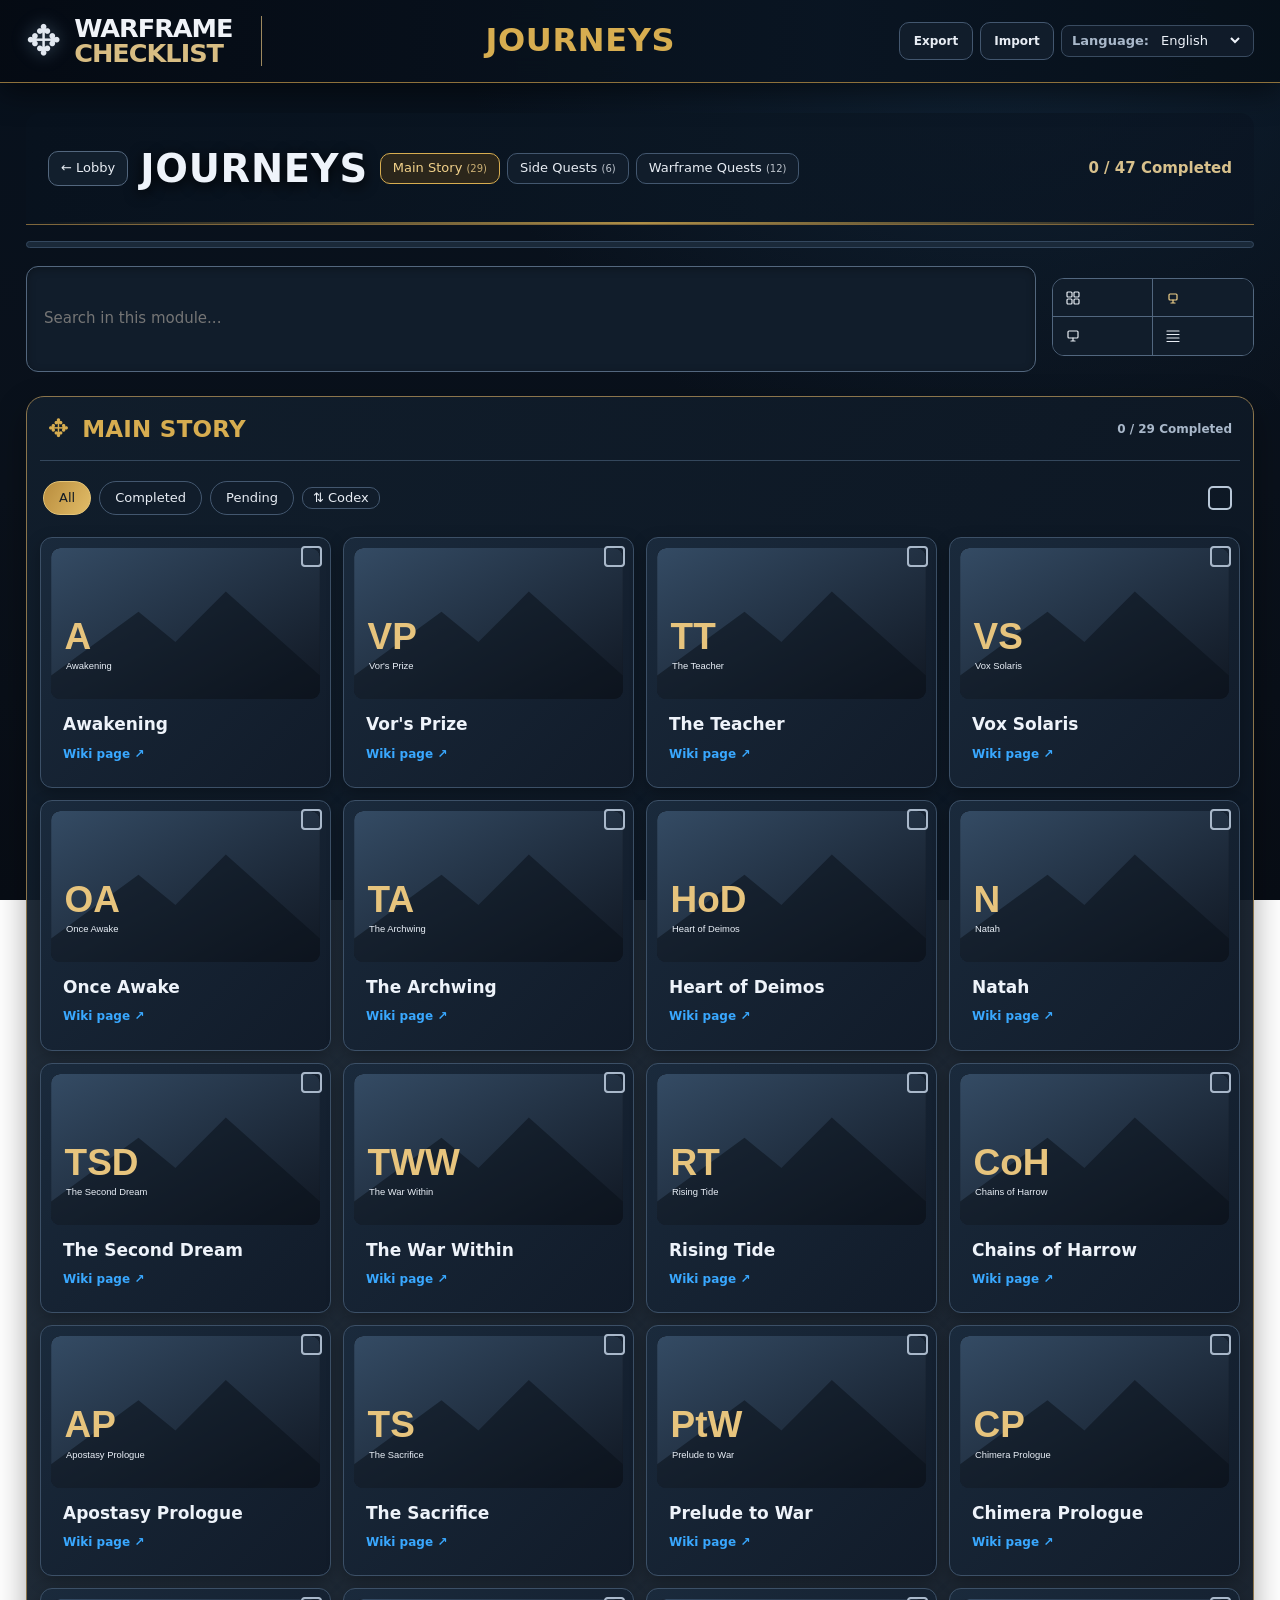
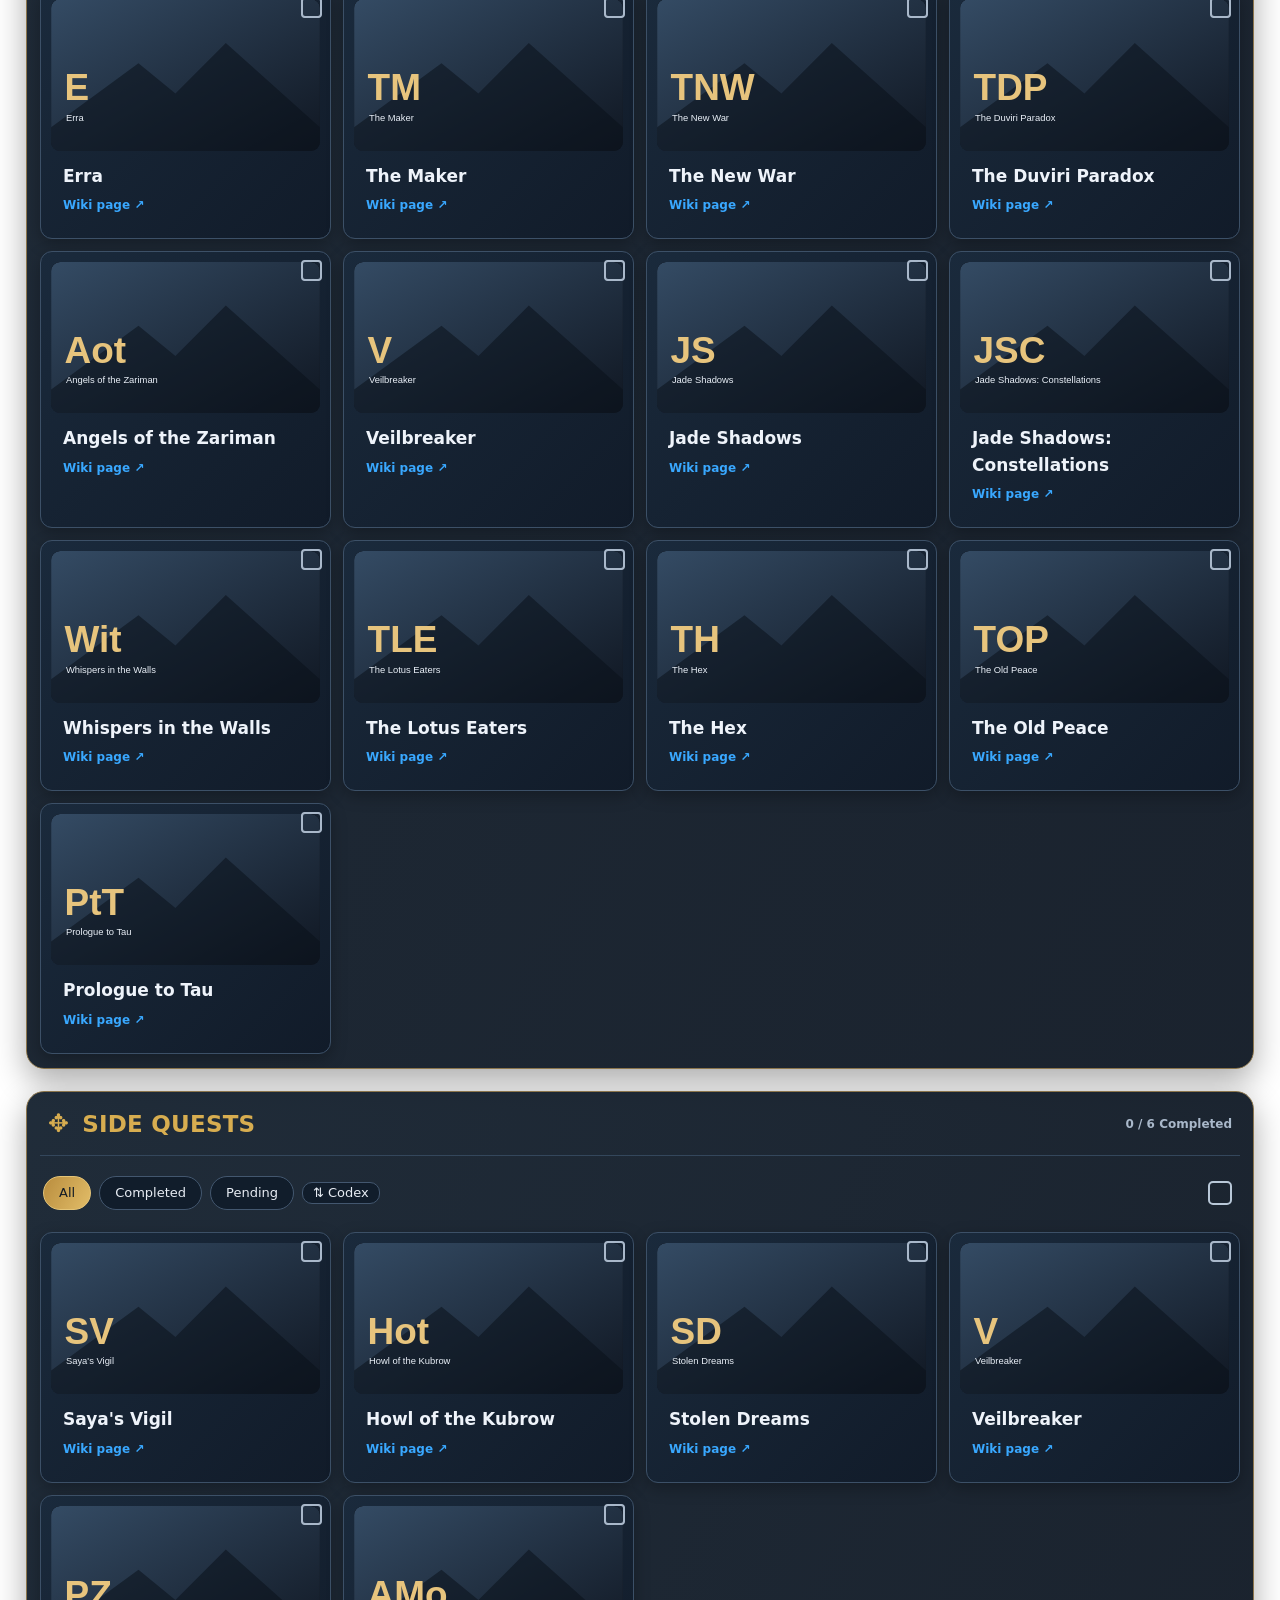
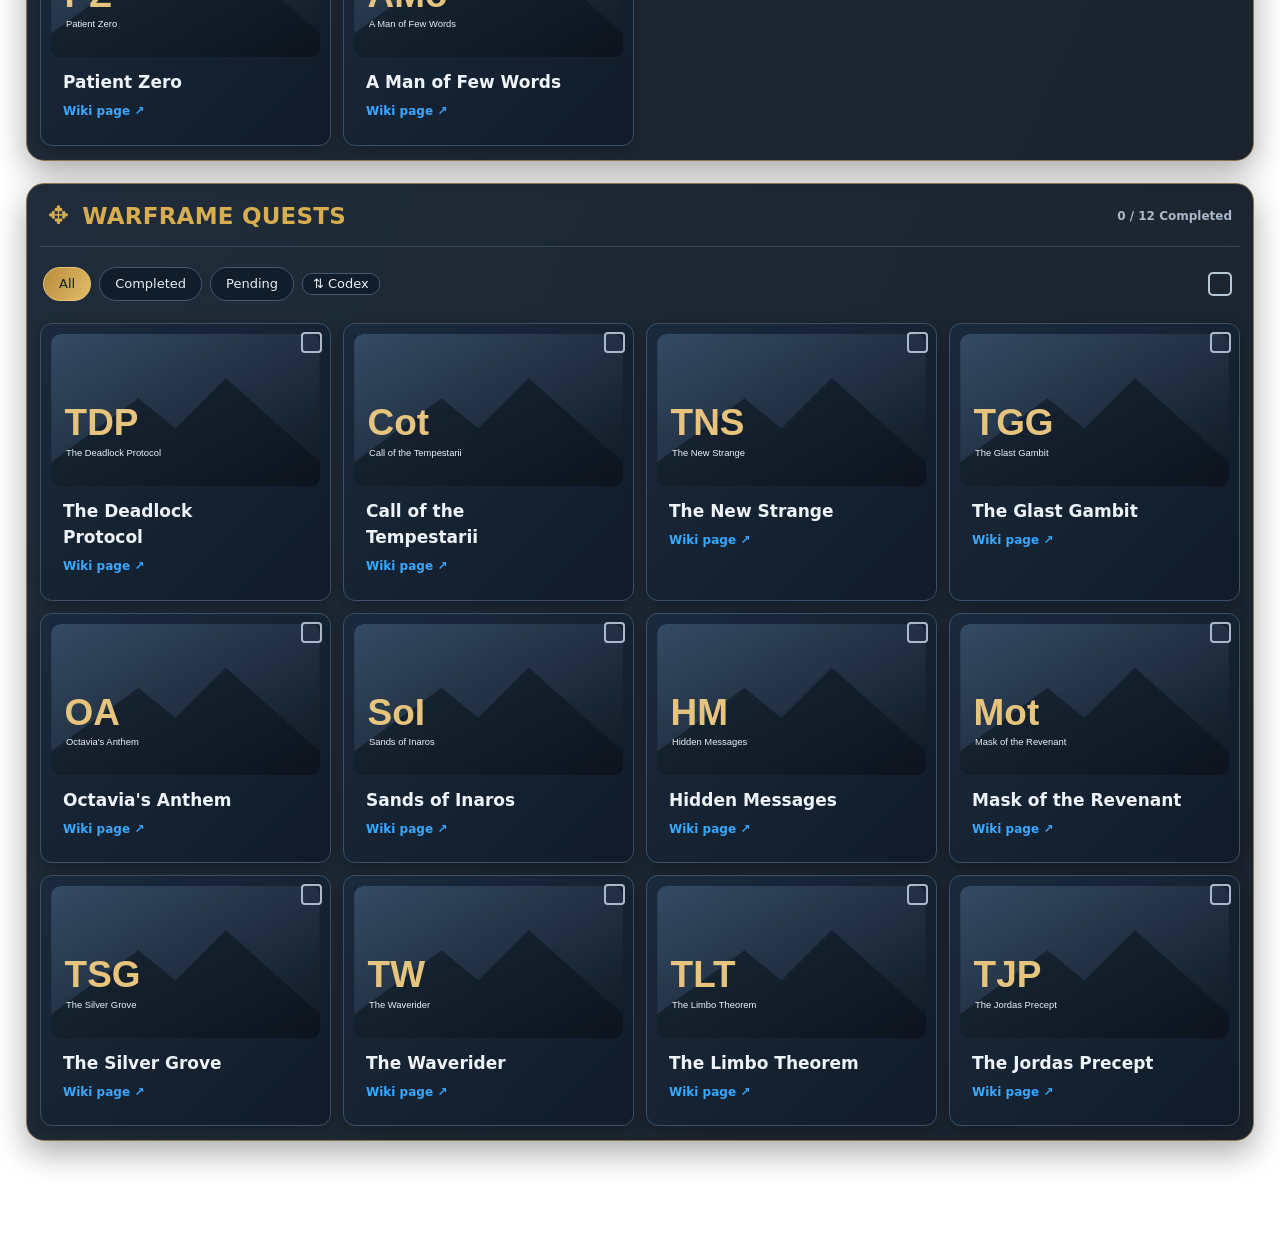
<file: Content/01JOURNEYS.html>
<!doctype html>
<html lang="en">
<head>
<meta charset="utf-8">
<meta name="viewport" content="width=device-width,initial-scale=1">
<meta name="theme-color" content="#10131b">
<title>Journeys — Warframe Checklist</title>
<link rel="stylesheet" href="../Assets/style.css">
</head>
<body data-root="../">
<header id="topbar"></header>
<main id="app"></main>
<script src="../Languages/lang.js"></script>
<script src="../Assets/core.js"></script>
<script src="01JOURNEYS.js"></script>
<script>WFC.boot({page:"module",id:"01JOURNEYS"});</script>
</body>
</html>
</file>
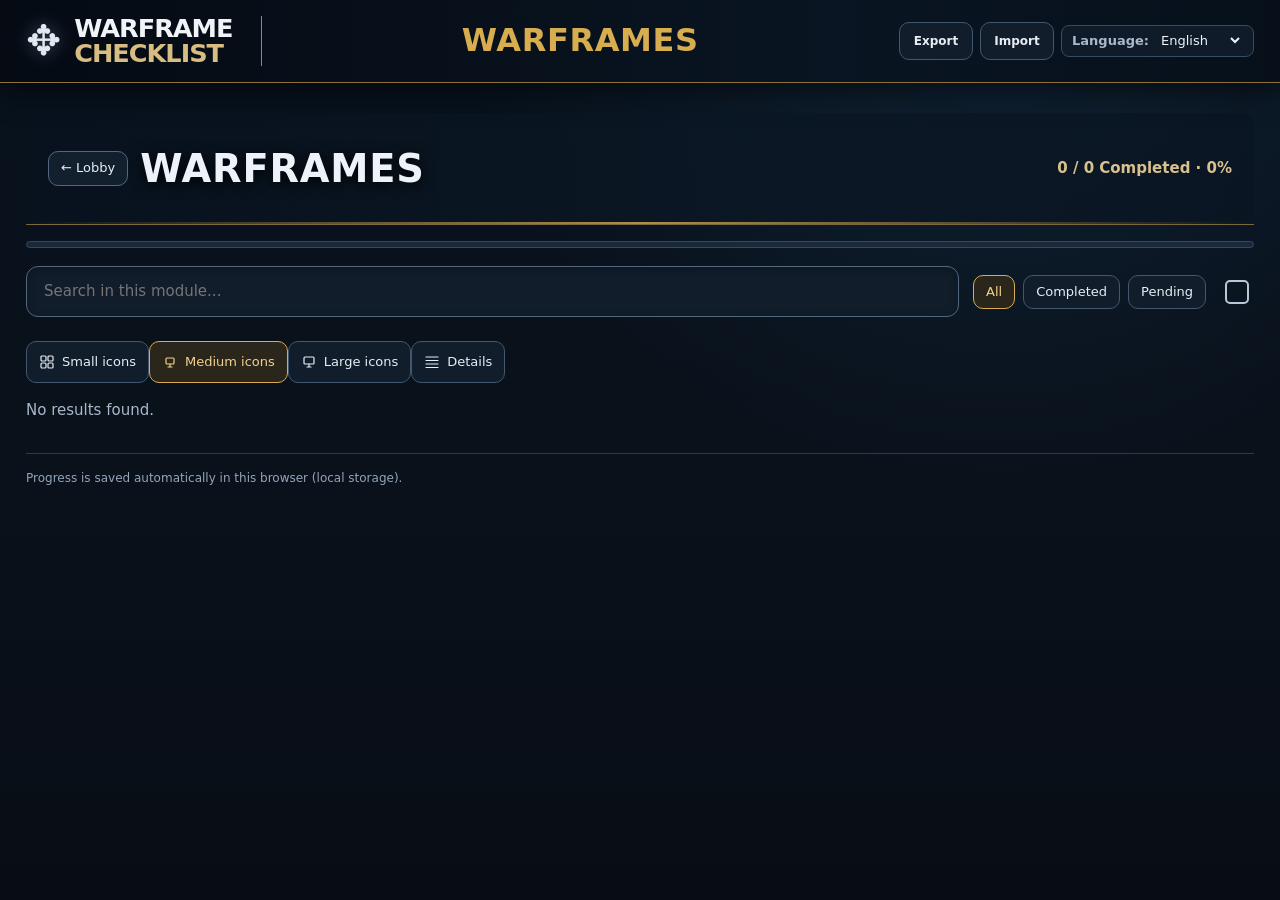
<file: Content/02WARFRAMES.html>
<!doctype html>
<html lang="en">
<head>
<meta charset="utf-8"><meta name="viewport" content="width=device-width,initial-scale=1">
<meta name="theme-color" content="#10131b"><title>Warframes — Warframe Checklist</title>
<link rel="stylesheet" href="../Assets/style.css">
</head>
<body data-root="../">
<header id="topbar"></header><main id="app"></main>
<script src="../Languages/lang.js"></script><script src="../Assets/core.js"></script>
<script src="warframes-data.js"></script><script src="02WARFRAMES.js"></script>
<script>WFC.boot({page:"module",id:"02WARFRAMES"});</script>
</body></html>
</file>
<file: Assets/style.css>
:root{--bg:#0b0e14;--panel:#141a25;--panel2:#1b2432;--line:#293446;--text:#edf2fa;--muted:#9ba9bc;--gold:#e6bd68;--green:#68d5a1;--red:#ed7777}
*{box-sizing:border-box}
html{scroll-behavior:smooth;scroll-padding-top:90px}
body{margin:0;background:radial-gradient(ellipse at 80% -15%,#26354c 0,transparent 45%),var(--bg);color:var(--text);font:15px/1.55 system-ui,-apple-system,"Segoe UI",Roboto,Arial,"Noto Sans CJK JP","Noto Sans CJK SC","Noto Sans CJK KR",sans-serif;min-height:100vh}
a{color:var(--gold)}
button,input,select{font:inherit;color:inherit}
.top{position:sticky;top:0;z-index:20;background:#0b0e14ef;backdrop-filter:blur(14px);border-bottom:1px solid var(--line)}
.nav{max-width:1240px;margin:auto;padding:10px 22px;display:flex;align-items:center;gap:10px;flex-wrap:wrap}
.brand{font-size:19px;font-weight:800;letter-spacing:.08em;color:var(--gold);text-decoration:none;text-transform:uppercase;margin-right:auto}
.btn{background:var(--panel);border:1px solid var(--line);border-radius:9px;padding:6px 12px;cursor:pointer;font-size:13px;text-decoration:none;color:var(--text);transition:border-color .15s,background .15s}
.btn:hover{border-color:var(--gold);background:var(--panel2)}
.btn.on{border-color:var(--gold);color:var(--gold)}
.lang-box{display:flex;align-items:center;gap:8px;background:var(--panel);border:1px solid var(--line);padding:5px 10px;border-radius:9px;font-size:13px}
.lang-box span{color:var(--muted);font-weight:600}
.lang-box select{background:transparent;border:0;outline:0;cursor:pointer}
.lang-box option{background:var(--panel)}
main{max-width:1240px;margin:auto;padding:30px 22px 90px}
.box{border:1px solid #39475c;border-radius:18px;padding:28px 30px;background:linear-gradient(120deg,#1c2939dd,#121722ee);box-shadow:0 18px 50px #0005}
.box p{margin:0 0 16px;color:var(--muted);font-size:15px;max-width:820px}
.box h1{margin:0 0 6px;font-size:22px;color:var(--gold)}
.big{display:flex;justify-content:space-between;align-items:baseline;gap:12px;flex-wrap:wrap;margin-bottom:8px}
.big b{font-size:34px;color:var(--green);line-height:1}
.big span{color:var(--text);font-weight:600}
.bar{height:10px;background:#263142;border-radius:99px;overflow:hidden}
.bar i{display:block;height:100%;width:0;background:linear-gradient(90deg,#b58a43,var(--green));transition:width .3s}
.bar.sm{height:7px}
.notice{margin-top:18px;border-left:4px solid var(--gold);background:#1a1f2b;padding:12px 16px;border-radius:0 12px 12px 0;color:var(--muted);font-size:14px}
.notice b{color:var(--gold)}
h2.sec{font-size:24px;margin:36px 0 2px}
.subtle{color:var(--muted);margin:0 0 16px}
.search{width:100%;max-width:560px;background:var(--panel);border:1px solid var(--line);border-radius:10px;padding:10px 14px;outline:0}
.search:focus{border-color:var(--gold)}
.results{margin:12px 0 4px;display:grid;gap:8px;max-width:700px}
.res{display:flex;justify-content:space-between;gap:10px;align-items:center;background:var(--panel);border:1px solid var(--line);border-radius:10px;padding:9px 14px;text-decoration:none;color:var(--text)}
.res:hover{border-color:var(--gold)}
.res small{color:var(--muted)}
.res .ok{color:var(--green)}
.mods{display:grid;grid-template-columns:repeat(5,1fr);gap:16px;margin-top:18px}
.mod{position:relative;display:flex;flex-direction:column;background:linear-gradient(155deg,#182130,#111722);border:1px solid var(--line);border-radius:16px;overflow:hidden;text-decoration:none;color:var(--text);transition:transform .18s,border-color .18s,box-shadow .18s}
.mod:hover{transform:translateY(-3px);border-color:var(--gold);box-shadow:0 12px 28px #0006}
.mod.pending{border-color:#e6bd6899;box-shadow:0 0 0 1px #e6bd6833,0 0 18px #e6bd6822}
.mod.full{border-color:#68d5a199}
.mod .img{aspect-ratio:16/10;background:#0e141d;position:relative}
.mod .img img{width:100%;height:100%;object-fit:cover;display:block}
.card .art img{width:100%;height:100%;object-fit:cover;object-position:center;display:block;border-radius:inherit}
.mod .info{padding:13px 14px 15px;display:flex;flex-direction:column;gap:8px}
.mod h3{margin:0;font-size:18px}
.mod .meta{display:flex;justify-content:space-between;font-size:12px;color:var(--gold);font-weight:700}
.tag{position:absolute;top:8px;right:8px;font-size:11px;font-weight:800;padding:3px 8px;border-radius:6px;background:#0b0e14dd;border:1px solid var(--line)}
.tag.p{color:var(--gold);border-color:#e6bd6866}
.tag.d{color:var(--green);border-color:#68d5a166}
.mhead{display:flex;flex-wrap:wrap;gap:10px;align-items:center;margin-bottom:14px}
.mhead h1{margin:0 auto 0 0;font-size:28px}
.stat{color:var(--muted);font-weight:600}
.tools{display:flex;flex-wrap:wrap;gap:8px;margin:16px 0}
.tools .search{flex:1;min-width:200px;max-width:340px}
.banner{margin:14px 0;border:1px solid #68d5a1aa;background:#68d5a118;color:var(--green);padding:12px 16px;border-radius:12px;font-weight:700;text-align:center}
.gh{display:flex;justify-content:space-between;align-items:end;gap:12px;margin:34px 0 10px}
.gh h2{margin:0;font-size:22px}
.gh span{color:var(--gold);font-weight:700;font-size:13px}
.grid{display:grid;grid-template-columns:repeat(auto-fill,minmax(250px,1fr));gap:16px;margin-top:12px;align-items:stretch}
.card{background:linear-gradient(155deg,#182130,#111722);border:1px solid var(--line);border-radius:14px;overflow:hidden;display:flex;flex-direction:column}
.card.done{border-color:#68d5a199}
.card.flash{animation:fl 1.6s}
@keyframes fl{0%,60%{box-shadow:0 0 0 3px var(--gold)}100%{box-shadow:none}}
.card .art{width:100%;height:148px;flex-shrink:0;overflow:hidden;border-radius:13px 13px 0 0;background:#0e141d;position:relative}
.card .body{padding:12px 14px 14px;display:flex;flex-direction:column;gap:6px;flex:1}
.card h3{margin:0;font-size:16px}
.card .desc{color:var(--muted);font-size:13px;flex:1}
.card .row{display:flex;justify-content:space-between;align-items:center;gap:8px;margin-top:6px}
.chk{display:inline-flex;align-items:center;gap:8px;background:transparent;border:1px solid var(--line);border-radius:9px;padding:5px 10px;cursor:pointer;font-size:13px}
.chk::before{content:"";width:16px;height:16px;border:2px solid var(--muted);border-radius:4px;display:inline-block}
.chk[aria-pressed=true]{border-color:var(--green);color:var(--green)}
.chk[aria-pressed=true]::before{background:var(--green);border-color:var(--green);box-shadow:inset 0 0 0 2px var(--bg)}
.wiki{font-size:13px;text-decoration:none}
.wiki:hover{text-decoration:underline}
.hidden{display:none!important}
.foot{margin-top:46px;border-top:1px solid var(--line);padding-top:18px;color:var(--muted);font-size:12px}
#toTop{position:fixed;right:18px;bottom:18px;z-index:30;border-radius:50%;width:44px;height:44px;padding:0;font-size:18px;display:none}
#toTop.show{display:block}
@media(max-width:1100px){.mods{grid-template-columns:repeat(4,1fr)}}
@media(max-width:860px){.mods{grid-template-columns:repeat(3,1fr)}}
@media(max-width:620px){.mods{grid-template-columns:repeat(2,1fr);gap:10px}.nav{padding:10px 14px}.brand{width:100%}main{padding:20px 14px 80px}.box{padding:20px}}
@media(max-width:380px){.mods{grid-template-columns:1fr}}

/* Lobby: about/notice lines, view menu */
.box h1{margin:0 0 10px}
.box .about{margin-bottom:18px;color:var(--muted);max-width:820px}
.notice{margin-top:16px}
.notice b{display:block;margin-bottom:2px}
.vwrap{position:relative;display:inline-block;margin-top:12px}
.vmenu{position:absolute;left:0;top:calc(100% + 6px);z-index:15;min-width:230px;background:#10151fee;backdrop-filter:blur(10px);border:1px solid var(--line);border-radius:10px;padding:5px;box-shadow:0 14px 34px #000a}
.vmenu button{display:flex;align-items:center;gap:10px;width:100%;background:none;border:0;border-radius:6px;padding:7px 10px;cursor:pointer;text-align:left}
.vmenu button:hover{background:var(--panel2)}
.vmenu i{width:10px;font-style:normal;color:var(--gold);font-size:9px}
.vmenu svg,#vBtn svg{vertical-align:-3px;flex:none}
/* view modes for the module grid (m = default, 5 per row) */
.mods{margin-top:14px;align-items:stretch}
/* Standardized Lobby module card spacing */
.mods .mod{box-sizing:border-box;min-width:0;min-height:100%;margin:0;align-self:stretch}
.mods .mod .info{min-width:0;flex:1}
.mods .mod .meta{gap:8px;flex-wrap:wrap}
.journey-order-toggle{white-space:nowrap;flex:0 0 auto}
.mods.v-xl{grid-template-columns:repeat(2,1fr)}
.mods.v-xl .img{aspect-ratio:21/9}
.mods.v-l{grid-template-columns:repeat(3,1fr)}
.mods.v-s{grid-template-columns:repeat(8,1fr);gap:10px}
.mods.v-s .info{padding:8px}.mods.v-s h3{font-size:13px}.mods.v-s .meta span:first-child,.mods.v-s .tag{display:none}
.mods.v-list{grid-template-columns:repeat(auto-fill,minmax(230px,1fr));gap:8px}
.mods.v-tiles{grid-template-columns:repeat(3,1fr)}
.mods.v-cont,.mods.v-det{grid-template-columns:1fr;gap:8px}
.mods.v-list .mod,.mods.v-tiles .mod,.mods.v-cont .mod,.mods.v-det .mod{flex-direction:row;align-items:center}
.mods.v-list .mod,.mods.v-det .mod{border-radius:10px}
.mods.v-list .img{width:34px;aspect-ratio:1;flex:none;margin:6px}
.mods.v-list .info{padding:0 8px 0 0;flex:1;gap:3px}.mods.v-list h3{font-size:14px}.mods.v-list .meta span:first-child,.mods.v-list .tag{display:none}
.mods.v-tiles .img{width:92px;aspect-ratio:1;flex:none;margin:8px;border-radius:10px;overflow:hidden}
.mods.v-tiles .info{flex:1;padding:8px 12px 8px 0}.mods.v-tiles .tag{display:none}
.mods.v-cont .img{width:150px;aspect-ratio:16/10;flex:none;margin:8px;border-radius:10px;overflow:hidden}
.mods.v-cont .info{flex:1;padding:10px 16px 10px 4px}
.mods.v-det .mod{display:grid;grid-template-columns:56px minmax(120px,1fr) 170px 52px 170px;gap:0 14px;padding:6px 14px 6px 6px}
.mods.v-det .img{width:56px;aspect-ratio:1;border-radius:8px;overflow:hidden}.mods.v-det .tag{display:none}
.mods.v-det .info,.mods.v-det .meta{display:contents}
.mods.v-det h3{font-size:16px}.mods.v-det .meta span:last-child{text-align:right}
@media(max-width:1100px){.mods.v-s{grid-template-columns:repeat(6,1fr)}}
@media(max-width:860px){.mods.v-s{grid-template-columns:repeat(4,1fr)}.mods.v-l,.mods.v-tiles{grid-template-columns:repeat(2,1fr)}.mods.v-det .mod{grid-template-columns:48px 1fr 52px;}.mods.v-det .meta span:first-child,.mods.v-det .info .bar{display:none}}
@media(max-width:620px){.mods.v-xl,.mods.v-l,.mods.v-tiles{grid-template-columns:1fr}.mods.v-s{grid-template-columns:repeat(3,1fr)}.mods.v-cont .img{width:100px}}

/* v2 tweaks: smaller notice, view buttons in a row */
.notice{font-size:12px;padding:9px 14px;line-height:1.45}
.vrow{display:flex;flex-wrap:wrap;gap:8px;margin-top:12px}
.vrow .btn{display:inline-flex;align-items:center;gap:7px}
.vrow svg{flex:none}

/* Module search, general filters, mark-all checkbox, and category filters */
.tools-block{display:flex;flex-direction:column;gap:10px;margin:16px 0}
.search-row{display:flex;width:100%}
.search-row .search{max-width:440px;width:100%}
.filter-bar{display:flex;flex-wrap:wrap;justify-content:space-between;align-items:center;gap:12px}
.filter-group,.sec-filters{display:flex;flex-wrap:wrap;gap:8px;align-items:center}
.sec-filters{margin:0 0 12px}
.mark-all-box{display:inline-flex;align-items:center;gap:8px;background:var(--panel);border:1px solid var(--line);border-radius:9px;padding:6px 12px;cursor:pointer;font-size:13px;color:var(--text);user-select:none;transition:border-color .15s,background .15s}
.mark-all-box:hover{border-color:var(--gold);background:var(--panel2)}
.mark-all-box input{accent-color:var(--green);width:16px;height:16px;cursor:pointer;margin:0}

/* List type selector row in module view & collapsible category rectangles */
.list-type-row{display:flex;flex-wrap:wrap;gap:8px;align-items:center}
.cat-list{display:flex;flex-direction:column;gap:12px;margin-top:18px}
.cat-box{background:linear-gradient(155deg,#182130,#111722);border:1px solid var(--line);border-radius:14px;overflow:hidden;transition:border-color .15s}
.cat-box.open{border-color:#39475c}
.cat-head{width:100%;display:flex;justify-content:space-between;align-items:center;gap:12px;padding:15px 18px;background:transparent;border:0;cursor:pointer;text-align:left;color:var(--text);transition:background .15s}
.cat-head:hover{background:var(--panel2)}
.cat-head-left{display:flex;align-items:center;gap:10px}
.cat-arrow{display:inline-flex;align-items:center;justify-content:center;width:20px;height:20px;color:var(--gold);font-size:12px;transition:transform .2s}
.cat-box.open .cat-arrow{transform:rotate(90deg)}
.cat-head h2{margin:0;font-size:18px;font-weight:700;color:var(--text)}
.cat-box.open .cat-head h2{color:var(--gold)}
.cat-head .gs{color:var(--gold);font-weight:700;font-size:13px}
.cat-body{padding:0 18px 18px;border-top:1px solid var(--line)}
.cat-body .sec-filters{margin:14px 0 4px}

/* Mark-all placement: right of the search box and right end of each category filter row */
.search-row{align-items:center;gap:12px}
.search-row .mark-all-box,.sec-filters .mark-all-box{margin-left:auto}

/* Warframes component checklist */
.wf-grid{display:grid;grid-template-columns:1fr;gap:16px;margin-top:16px}
.wf-card{background:linear-gradient(155deg,#182130,#111722);border:1px solid var(--line);border-radius:14px;overflow:hidden}
.wf-head{display:flex;gap:16px;padding:16px;align-items:center}
.wf-image{width:150px;height:150px;object-fit:contain;background:#0e141d;border-radius:12px;flex:none}
.wf-info{min-width:0;flex:1}.wf-info h2{margin:0;color:var(--gold);font-size:21px}.wf-info p{color:var(--muted);margin:5px 0 8px}
.wf-progress{margin-top:12px;display:flex;gap:12px;align-items:center;font-size:13px;color:var(--green)}.wf-progress .bar{flex:1}
.wf-parts{display:grid;grid-template-columns:repeat(3,minmax(0,1fr));border-top:1px solid var(--line)}
.wf-part{padding:14px;border-right:1px solid var(--line);display:flex;flex-direction:column;gap:10px}.wf-part:last-child{border-right:0}
.wf-part-title{font-weight:800;color:var(--gold);font-size:15px}.wf-drops{display:flex;flex-direction:column;gap:7px;flex:1}
.wf-drop{display:grid;grid-template-columns:1fr auto;gap:3px 8px;padding:8px;background:#0d131d;border:1px solid #263346;border-radius:8px;font-size:12px}
.wf-drop strong{color:var(--green)}.wf-drop small,.wf-drop a{grid-column:1/-1;color:var(--muted);font-size:11px}.wf-drop a{color:var(--gold);text-decoration:none}.wf-unknown{color:var(--muted)}
.wf-check{display:flex;gap:8px;align-items:center;padding-top:8px;border-top:1px solid var(--line);font-size:13px;cursor:pointer}.wf-check input{width:17px;height:17px;accent-color:var(--green)}
.wf-status{margin-top:8px;color:var(--muted);font-size:12px}
@media(max-width:760px){.wf-parts{grid-template-columns:1fr}.wf-part{border-right:0;border-bottom:1px solid var(--line)}.wf-part:last-child{border-bottom:0}}
@media(max-width:480px){.wf-head{align-items:flex-start;flex-direction:column}.wf-image{width:100%;height:170px}}


/* Warframe cards: compact expandable rows with a master checkbox */
.wf-grid{grid-template-columns:repeat(auto-fill,minmax(310px,1fr));gap:12px;align-items:start}
.wf-card{border-radius:13px;transition:border-color .18s,background .18s}
.wf-card.done{border-color:#68d5a199}
.wf-card.expanded{grid-column:1/-1;border-color:#52657e}
.wf-head{display:flex;align-items:stretch;gap:0;padding:0;min-height:112px}
.wf-expander{display:flex;align-items:center;gap:14px;flex:1;min-width:0;padding:12px;background:transparent;border:0;color:var(--text);text-align:left;cursor:pointer}
.wf-expander:hover{background:#ffffff08}
.wf-image{width:88px;height:88px;object-fit:contain;background:#0e141d;border:1px solid var(--line);border-radius:10px;flex:none}
.wf-title{display:flex;flex-direction:column;gap:7px;min-width:0;flex:1}
.wf-title strong{font-size:17px;color:var(--gold);overflow-wrap:anywhere}
.wf-title small{font-size:12px;color:var(--muted)}
.wf-title .bar{width:100%}
.wf-chevron{font-size:27px;color:var(--gold);transition:transform .18s;line-height:1}
.wf-card.expanded .wf-chevron{transform:rotate(90deg)}
.wf-master-check{width:54px;display:flex;align-items:flex-start;justify-content:center;padding-top:15px;border-left:1px solid var(--line);cursor:pointer}
.wf-master-check input{appearance:none;width:21px;height:21px;border:2px solid var(--muted);border-radius:5px;background:transparent;cursor:pointer;margin:0}
.wf-master-check input:checked{background:var(--green);border-color:var(--green);box-shadow:inset 0 0 0 3px #141a25}
.wf-parts[hidden]{display:none!important}
.wf-detail-top{padding:10px 14px;border-top:1px solid var(--line);background:#0e141d}
.wf-parts{display:grid;grid-template-columns:repeat(3,minmax(0,1fr));border-top:0}
.wf-part{min-width:0}
@media(max-width:760px){.wf-grid{grid-template-columns:1fr}.wf-parts{grid-template-columns:1fr}.wf-part{border-right:0;border-bottom:1px solid var(--line)}.wf-part:last-child{border-bottom:0}}
@media(max-width:480px){.wf-expander{gap:10px;padding:10px}.wf-image{width:76px;height:76px}.wf-master-check{width:46px}}


/* Keep the card header and its master checkbox aligned on narrow screens too. */
.wf-head{flex-direction:row}
.wf-expander{min-width:0}


/* Warframe checklist polish: stable image layout, consistent part panels and compact drop lists. */
.wf-name-line{display:flex;align-items:center;flex-wrap:wrap;gap:8px;min-width:0}
.wf-name-line strong{min-width:0}
.wf-wiki{font-size:11px;font-weight:600;color:var(--muted);text-decoration:none;border:1px solid var(--line);border-radius:6px;padding:3px 7px;white-space:nowrap}
.wf-wiki:hover{color:var(--gold);border-color:var(--gold)}
.wf-image{background:#0e141d;object-fit:contain}
.wf-image.image-failed{visibility:hidden}
.wf-parts{align-items:stretch}
.wf-part{box-sizing:border-box;min-width:0;min-height:100%;border-right:1px solid var(--line);border-bottom:0;gap:12px}
.wf-part:last-child{border-right:0}
.wf-part-title{display:flex;align-items:center;gap:10px;min-height:44px}
.wf-part-icon{position:relative;display:inline-flex;align-items:center;justify-content:center;width:48px;height:42px;flex:none;border:1px solid #52657e;border-radius:8px;background:#182333;overflow:hidden}
.wf-part-icon svg{width:40px;height:34px;position:relative;z-index:1}
.wf-part-icon i{position:absolute;inset:0;opacity:.25}
.wf-part-icon.prime{border-color:#b99a59;box-shadow:inset 0 0 14px #d8b66a20}
.wf-prime-tag{font-size:9px;letter-spacing:.08em;color:#e6c477;border:1px solid #9b7a3d;border-radius:4px;padding:2px 4px;vertical-align:middle}
.wf-drops{min-width:0}
.wf-drops.has-many{max-height:260px;overflow-y:auto;overscroll-behavior:contain;padding-right:5px;scrollbar-width:thin;scrollbar-color:#65758a #111722}
.wf-drops.has-many::-webkit-scrollbar{width:7px}
.wf-drops.has-many::-webkit-scrollbar-track{background:#111722;border-radius:8px}
.wf-drops.has-many::-webkit-scrollbar-thumb{background:#65758a;border-radius:8px}
.wf-drop{min-width:0;overflow-wrap:anywhere}
.wf-drop a{width:max-content;max-width:100%}
.wf-check{margin-top:auto}
@media(max-width:760px){
  .wf-parts{grid-template-columns:1fr}
  .wf-part{border-right:0;border-bottom:1px solid var(--line);padding:14px 16px}
  .wf-part:last-child{border-bottom:0}
}
@media(min-width:761px){
  .wf-part{padding:16px}
  .wf-part-title{padding-bottom:4px;border-bottom:1px solid #ffffff12}
}

/* Warframes: put the Wiki link below long names and add the section-wide mark-all control. */
.wf-name-line{flex-direction:column;align-items:flex-start;gap:5px}
.wf-name-line strong{max-width:100%;overflow-wrap:anywhere;line-height:1.25}
.wf-wiki{white-space:normal;max-width:100%}
.wf-tools-row{display:flex;align-items:center;gap:12px;flex-wrap:wrap}
.wf-tools-row .search{flex:1 1 220px;min-width:180px;max-width:none}
.wf-tools-row .filter-group{flex:0 0 auto}
.wf-mark-all{margin-left:auto;white-space:nowrap}
.wf-part-image{width:48px;height:48px;object-fit:contain;flex:none;border:1px solid #52657e;border-radius:8px;background:#0e141d;padding:3px}
@media(max-width:760px){.wf-tools-row .filter-group{width:100%}.wf-mark-all{margin-left:0}}


/* Shared module view selector and search layout */
.module-view-row{margin:12px 0 16px}
.wf-tools-row{align-items:center;gap:12px;flex-wrap:wrap}
.wf-tools-row .search{flex:1 1 220px;min-width:180px;max-width:none}
.wf-tools-row .mark-all-box{margin-left:auto;white-space:nowrap}

/* Lobby: per-content completion checkbox */
.mod-check{display:flex;align-items:center;gap:8px;padding:9px 13px;border-top:1px solid var(--line);font-size:12px;color:var(--muted);cursor:pointer;user-select:none}
.mod-check input{width:16px;height:16px;margin:0;accent-color:var(--green);flex:none}
.mod-check span{overflow-wrap:anywhere}
.mod-link{display:flex;flex-direction:column;flex:1;text-decoration:none;color:var(--text);min-width:0}
.mod .img{width:100%}

/* Shared content view modes for Journey cards */
.module-grid.v-s{grid-template-columns:repeat(auto-fill,minmax(105px,1fr));gap:8px}
.module-grid.v-s .card .art{height:auto;aspect-ratio:1}
.module-grid.v-s .card .body{padding:8px;gap:4px}
.module-grid.v-s .card h3{font-size:12px;text-align:center;overflow-wrap:anywhere}
.module-grid.v-s .card .desc,.module-grid.v-s .card .row,.module-grid.v-s .card .meta,.module-grid.v-s .card .bar{display:none}
.module-grid.v-l{grid-template-columns:repeat(auto-fill,minmax(420px,1fr))}
.module-grid.v-l .card .art{height:210px}
.module-grid.v-tiles{grid-template-columns:repeat(3,minmax(0,1fr))}
.module-grid.v-tiles .card .art{height:100px}
.module-grid.v-det{grid-template-columns:1fr;gap:8px}
.module-grid.v-det .card{flex-direction:row;align-items:stretch}
.module-grid.v-det .card .art{width:88px;height:88px;flex:none}
.module-grid.v-det .card .body{flex-direction:row;align-items:center;gap:12px}
.module-grid.v-det .card h3{min-width:150px}
.module-grid.v-det .card .desc{flex:1}
.module-grid.v-det .card .row{margin:0;flex:none}

/* Warframe cards: small, medium, large, details and block views */
.wf-grid.v-s{grid-template-columns:repeat(auto-fill,minmax(110px,1fr));gap:8px}
.wf-grid.v-s .wf-head{min-height:0;flex-direction:column;position:relative}
.wf-grid.v-s .wf-expander{flex-direction:column;gap:6px;padding:8px}
.wf-grid.v-s .wf-image{width:58px;height:58px}
.wf-grid.v-s .wf-title{text-align:center;gap:4px}
.wf-grid.v-s .wf-title strong{font-size:12px}
.wf-grid.v-s .wf-name-line{align-items:center}
.wf-grid.v-s .wf-wiki{font-size:9px;padding:2px 4px}
.wf-grid.v-s .wf-count{font-size:10px}
.wf-grid.v-s .wf-title .bar{display:none}
.wf-grid.v-s .wf-master-check{position:absolute;top:5px;right:5px;width:auto;padding:0;border:0}
.wf-grid.v-s .wf-master-check input{width:17px;height:17px}
.wf-grid.v-l{grid-template-columns:repeat(auto-fill,minmax(480px,1fr));gap:16px}
.wf-grid.v-l .wf-image{width:120px;height:120px}
.wf-grid.v-tiles{grid-template-columns:repeat(3,minmax(0,1fr));gap:10px}
.wf-grid.v-tiles .wf-head{min-height:0;flex-direction:column;position:relative}
.wf-grid.v-tiles .wf-expander{flex-direction:column;gap:8px;padding:12px}
.wf-grid.v-tiles .wf-image{width:100%;height:110px}
.wf-grid.v-tiles .wf-title strong{font-size:15px}
.wf-grid.v-tiles .wf-master-check{position:absolute;top:8px;right:8px;width:auto;padding:0;border:0}
.wf-grid.v-det{grid-template-columns:1fr;gap:8px}
.wf-grid.v-det .wf-head{min-height:0}
.wf-grid.v-det .wf-image{width:58px;height:58px}
.wf-grid.v-det .wf-expander{gap:12px;padding:8px 12px}
.wf-grid.v-det .wf-title strong{font-size:15px}
@media(max-width:760px){
  .module-grid.v-l,.module-grid.v-tiles{grid-template-columns:1fr}
  .module-grid.v-det .card .body{flex-wrap:wrap}
  .module-grid.v-det .card h3{min-width:0}
  .wf-grid.v-l,.wf-grid.v-tiles{grid-template-columns:1fr}
}
@media(max-width:480px){
  .module-grid.v-s{grid-template-columns:repeat(3,minmax(0,1fr))}
  .module-grid.v-det .card .art{width:64px;height:64px}
  .wf-grid.v-s{grid-template-columns:repeat(3,minmax(0,1fr))}
}

/* Lobby content completion: compact checkbox-only control in the top-right */
.mod-check{position:absolute;top:8px;right:8px;z-index:4;margin:0;padding:5px;border:1px solid var(--line);border-radius:7px;background:#0b0e14dd;display:flex;align-items:center;justify-content:center;gap:0;width:27px;height:27px}
.mod-check span{display:none}
.mod-check input{width:16px;height:16px;margin:0;cursor:pointer}
.mod .tag{right:42px}


/* Weapons section: category navigation */
.wep-category-tabs{display:flex;gap:9px;flex-wrap:wrap;margin:18px 0 12px}
.wep-category-tabs .btn{padding:9px 18px;font-weight:700}
.weapon-card .wf-expander{cursor:default}
.weapon-card .wf-head{min-height:104px}
.weapon-card .wf-title .bar{max-width:260px}
.weapon-card .wf-count{overflow-wrap:anywhere}
@media(max-width:760px){.wep-category-tabs .btn{flex:1 1 auto}.weapon-card .wf-head{min-height:92px}}

/* Expandable weapon blueprint, component and drop-source details */
.weapon-details-toggle{display:block;width:calc(100% - 24px);margin:0 12px 12px;text-align:left;color:var(--gold)}
.weapon-details{display:grid;grid-template-columns:repeat(auto-fit,minmax(220px,1fr));gap:0;border-top:1px solid var(--line);background:#0e141d}
.weapon-details[hidden]{display:none!important}
.weapon-details .wf-part{border-right:1px solid var(--line);border-bottom:0;padding:14px;min-width:0}
.weapon-details .wf-part-title{font-size:13px;min-height:32px;color:var(--gold)}
.weapon-details .wf-drops{display:flex;flex-direction:column;gap:7px}
@media(max-width:760px){.weapon-details{grid-template-columns:1fr}.weapon-details .wf-part{border-right:0;border-bottom:1px solid var(--line)}}

/* Checklist refinement batch: validated in the Pages build. */


/* Lobby cards: fixed image frame and equal-height content, independent of source image dimensions. */
.mods{align-items:stretch}
.mods .mod{height:100%;min-height:0;display:flex;flex-direction:column}
.mods.v-m .mod .img{width:100%;height:auto;aspect-ratio:16/10;flex:0 0 auto;overflow:hidden}
.mods .mod .img img{display:block;width:100%;height:100%;max-width:none;object-fit:cover;object-position:center}
.mods .mod .info{flex:1 1 auto;min-width:0}
.mods .mod .meta{min-height:18px;align-items:center}
.mods .mod .bar{margin-top:auto}

/* Weapons: only the three mastery categories are selectable; no weapon-type dropdown. */
.wep-category-tabs{align-items:center}
.weapon-card .wf-expander{cursor:default}
.weapon-card .wf-part-title{display:flex;align-items:center;gap:10px;min-height:52px;overflow-wrap:anywhere}
.weapon-card .wf-part-image{width:52px;height:52px;object-fit:contain;flex:none;border:1px solid var(--line);border-radius:8px;background:#0e141d;padding:3px}
.weapon-card .wf-part-wiki{display:inline-block;margin:0 0 8px;color:var(--gold);font-size:11px;text-decoration:none}
.weapon-card .wf-part-wiki:hover{text-decoration:underline}
.weapon-card .weapon-details{grid-template-columns:repeat(auto-fit,minmax(230px,1fr));align-items:stretch}
.weapon-card .weapon-details .wf-part{display:flex;flex-direction:column;min-width:0;border-right:1px solid var(--line);border-bottom:0}
.weapon-card .weapon-details .wf-drops{min-width:0}
@media(max-width:760px){
 .weapon-card .weapon-details{grid-template-columns:1fr}
 .weapon-card .weapon-details .wf-part{border-right:0;border-bottom:1px solid var(--line)}
}


/* Lobby: keep card and image gutters identical in every view mode. */
.mods .mod{margin:0!important;padding:0!important;gap:0!important;box-sizing:border-box}
.mods .mod .img{margin:0!important;border-radius:0!important;box-sizing:border-box;overflow:hidden;flex-shrink:0}
.mods .mod .img img{display:block;width:100%;height:100%;max-width:none;object-fit:cover;object-position:center}
.mods.v-m .mod .img{width:100%;height:auto;aspect-ratio:16/10}
.mods.v-xl .mod .img{width:100%;height:auto;aspect-ratio:21/9}
.mods.v-l .mod .img{width:100%;height:auto;aspect-ratio:16/10}
.mods.v-s .mod .img{width:100%;height:auto;aspect-ratio:16/10}
.mods.v-list .mod .img{width:48px;height:48px;aspect-ratio:1}
.mods.v-tiles .mod .img{width:92px;height:92px;aspect-ratio:1}
.mods.v-cont .mod .img{width:150px;height:94px;aspect-ratio:16/10}
.mods.v-det .mod .img{width:56px;height:56px;aspect-ratio:1}
.mods .mod .info{min-width:0;flex:1;padding:12px 14px!important;box-sizing:border-box}
.mods.v-list .mod .info,.mods.v-tiles .mod .info,.mods.v-cont .mod .info{padding:12px 14px!important}
.mods.v-det .mod .info{padding:0!important}
.mods .mod .meta{gap:8px;align-items:center;min-height:18px}
.mods .mod .bar{margin-top:auto}
@media(max-width:620px){
 .mods.v-cont .mod .img{width:100px;height:63px}
 .mods.v-list .mod .img{width:48px;height:48px}
}

/* Weapon detail panel follows the same click-to-expand interaction as Warframes. */
.weapon-card.expanded{grid-column:1/-1}
.weapon-parts{grid-template-columns:repeat(auto-fit,minmax(220px,1fr));align-items:stretch}
.weapon-parts .wf-part{min-width:0;min-height:100%;border-right:1px solid var(--line);border-bottom:0}
.weapon-parts .wf-part-title{min-height:52px;overflow-wrap:anywhere}
.weapon-parts .wf-part-image{width:52px;height:52px;object-fit:contain;flex:none;border:1px solid var(--line);border-radius:8px;background:#0e141d;padding:3px}
.weapon-parts .wf-part-wiki{display:inline-block;margin:0 0 8px;color:var(--gold);font-size:11px;text-decoration:none}
.weapon-parts .wf-part-wiki:hover{text-decoration:underline}
.weapon-parts .wf-drops{min-width:0}
.weapon-parts .wf-drops.has-many{max-height:260px;overflow-y:auto;overscroll-behavior:contain;padding-right:5px}
@media(max-width:760px){.weapon-parts{grid-template-columns:1fr}.weapon-parts .wf-part{border-right:0;border-bottom:1px solid var(--line)}}


/* Responsive audit: keep every module and weapon view inside the viewport. */
.wf-grid{grid-template-columns:repeat(auto-fill,minmax(min(100%,310px),1fr));align-items:stretch}
.wf-card{min-width:0}
.wf-head{min-width:0}
.wf-expander{min-width:0}
.wf-master-check{align-items:center;padding-top:0}
.wf-parts{min-width:0;grid-template-columns:repeat(auto-fit,minmax(min(100%,220px),1fr))}
.wf-part{min-width:0}
.wf-part-title,.wf-drop,.wf-drops{min-width:0;overflow-wrap:anywhere}
.wf-grid.v-m{grid-template-columns:repeat(auto-fill,minmax(min(100%,310px),1fr))}
.wf-grid.v-l{grid-template-columns:repeat(auto-fit,minmax(min(100%,480px),1fr))}
.wf-grid.v-det{grid-template-columns:1fr;gap:8px}
.wf-grid.v-det .wf-card{display:flex;flex-direction:column}
.wf-grid.v-det .wf-head{min-height:0}
.wf-grid.v-det .wf-expander{gap:12px;padding:9px 12px}
.wf-grid.v-det .wf-image{width:58px;height:58px}
.wf-grid.v-det .wf-title strong{font-size:15px}
.wf-grid.v-det .wf-parts{grid-template-columns:repeat(auto-fit,minmax(min(100%,220px),1fr))}
.wf-grid.v-tiles{grid-template-columns:repeat(3,minmax(0,1fr));gap:12px}
.wf-grid.v-tiles .wf-card{height:100%}
.wf-grid.v-tiles .wf-parts{grid-column:1/-1}
.weapon-card .wf-expander{cursor:pointer}
.weapon-card .wf-head{min-width:0}
.weapon-card.expanded{grid-column:1/-1}
.weapon-parts{grid-template-columns:repeat(auto-fit,minmax(min(100%,230px),1fr));align-items:stretch}
.weapon-parts .wf-part{display:flex;flex-direction:column;min-width:0;min-height:100%;padding:14px;border-right:1px solid var(--line);border-bottom:0}
.weapon-parts .wf-part-title{min-height:52px;overflow-wrap:anywhere}
.weapon-parts .wf-drops{flex:1;min-width:0}
.weapon-parts .wf-drops.has-many{max-height:260px;overflow-y:auto;overscroll-behavior:contain;padding-right:5px}
.wep-category-tabs{width:100%}
.wep-category-tabs .btn{min-width:0}
@media(max-width:1000px){
 .wf-grid.v-tiles{grid-template-columns:repeat(2,minmax(0,1fr))}
}
@media(max-width:760px){
 .wf-grid,.wf-grid.v-m,.wf-grid.v-l,.wf-grid.v-det{grid-template-columns:1fr}
 .wf-grid.v-tiles{grid-template-columns:repeat(2,minmax(0,1fr))}
 .wf-grid .wf-parts,.wf-grid.v-det .wf-parts,.weapon-parts{grid-template-columns:1fr}
 .wf-grid .wf-part,.weapon-parts .wf-part{border-right:0;border-bottom:1px solid var(--line)}
 .wf-grid .wf-part:last-child,.weapon-parts .wf-part:last-child{border-bottom:0}
 .weapon-card .wf-head{min-height:88px}
 .weapon-parts .wf-part{padding:13px 15px}
 .wf-tools-row .search{min-width:0;flex:1 1 100%}
 .wf-tools-row .filter-group{display:flex;flex:1 1 100%}
 .wf-tools-row .filter-group .btn{flex:1}
 .wf-tools-row .mark-all-box{margin-left:0}
}
@media(max-width:620px){
 .wf-grid.v-tiles{grid-template-columns:1fr}
 .wf-grid.v-s{grid-template-columns:repeat(3,minmax(0,1fr))}
 .wf-grid.v-s .wf-expander{width:100%}
 .wf-grid.v-s .wf-name-line{max-width:100%}
 .wf-grid.v-s .wf-name-line strong{overflow-wrap:anywhere}
 .wep-category-tabs .btn{flex:1 1 calc(33.333% - 8px);padding:8px 10px}
 .weapon-card .wf-expander{gap:9px;padding:9px}
 .weapon-card .wf-image{width:68px;height:68px}
 .weapon-card .wf-master-check{width:42px}
}
@media(max-width:380px){
 .wf-grid.v-s{grid-template-columns:repeat(2,minmax(0,1fr))}
 .wf-grid.v-s .wf-image{width:54px;height:54px}
 .wep-category-tabs .btn{font-size:12px;padding:7px 6px}
 .weapon-card .wf-title strong{font-size:14px}
}


/* Journey and general module cards: consistent sizing when switching list modes. */
.module-grid{min-width:0;align-items:stretch}
.module-grid .card{min-width:0;height:100%}
.module-grid .card .body{min-width:0}
.module-grid .card h3,.module-grid .card .desc{overflow-wrap:anywhere}
.module-grid.v-m{grid-template-columns:repeat(auto-fill,minmax(min(100%,250px),1fr))}
.module-grid.v-l{grid-template-columns:repeat(auto-fill,minmax(min(100%,420px),1fr))}
.module-grid.v-det .card{min-width:0}
.module-grid.v-det .card .body{min-width:0;flex-wrap:wrap}
.module-grid.v-det .card h3{min-width:0;overflow-wrap:anywhere}
.mods,.mods .mod,.mods .mod .info{min-width:0}
@media(max-width:760px){
 .module-grid.v-l,.module-grid.v-tiles{grid-template-columns:1fr}
 .module-grid.v-det .card .body{align-items:flex-start}
 .module-grid.v-det .card .desc{min-width:0}
}
@media(max-width:480px){
 .module-grid.v-s{grid-template-columns:repeat(2,minmax(0,1fr))}
 .module-grid.v-det .card{align-items:flex-start}
 .module-grid.v-det .card .art{width:64px;height:64px}
 .module-grid.v-det .card .body{padding:8px 10px}
}


/* Header navigation: category buttons sit beside each module title. */
.mhead{min-width:0}
.mhead h1{margin:0;flex:0 0 auto}
.mhead .stat{margin-left:auto}
.mhead .wep-category-tabs,.mhead .journey-category-tabs{
  display:flex;align-items:center;justify-content:flex-start;gap:8px;flex-wrap:wrap;
  width:auto;max-width:100%;margin:0;min-width:0
}
.mhead .wep-category-tabs .btn,.mhead .journey-category-tabs .btn{white-space:nowrap}
.mhead .journey-category-tabs small{font-size:10px;opacity:.8}
@media(max-width:760px){
  .mhead{align-items:center}
  .mhead h1{flex:1 1 auto}
  .mhead .stat{margin-left:0}
  .mhead .wep-category-tabs,.mhead .journey-category-tabs{flex:1 1 100%;order:4}
}
@media(max-width:420px){
  .mhead .wep-category-tabs .btn,.mhead .journey-category-tabs .btn{flex:1 1 auto;padding:8px 10px}
}

/* Journeys: three quest-type topics are direct lists, not expandable outer panels. */
.journey-groups{margin-top:14px}
.journey-group{min-width:0;padding:16px;background:linear-gradient(155deg,#182130,#111722);border:1px solid var(--line);border-radius:14px}
.journey-group[hidden]{display:none!important}
.journey-group-head{display:flex;align-items:center;justify-content:space-between;gap:12px;margin-bottom:10px}
.journey-group-head h2{margin:0;color:var(--gold);font-size:19px}
.journey-group-head .gs{color:var(--muted);font-size:12px;font-weight:700}
.journey-group .sec-filters{margin:0 0 12px}
.journey-group .module-grid{min-width:0}
.journey-category-tabs .btn{font-size:13px}
@media(max-width:620px){
  .journey-group{padding:12px}
  .journey-group-head h2{font-size:17px}
}


/* Compact acquisition source visuals: enemy, container, bounty and currency artwork. */
.wf-drop-source{display:flex;align-items:center;gap:9px;min-width:0;overflow-wrap:anywhere}
.wf-drop-source>span{min-width:0;overflow-wrap:anywhere}
.wf-drop-source-image{width:42px;height:42px;flex:none;object-fit:contain;border:1px solid var(--line);border-radius:7px;background:#0b111a;padding:2px}
.wf-drop-price{display:inline-flex;align-items:center;gap:5px;margin:2px 0;color:var(--gold);font-size:13px;font-weight:800}
.wf-currency-image{width:18px;height:18px;object-fit:contain;flex:none}
.wf-currency-mark{display:inline-flex;align-items:center;justify-content:center;width:18px;height:18px;flex:none;border-radius:50%;background:#263347;color:var(--gold);font-size:13px;line-height:1}


/* Weapon details open beside the weapon row on desktop; stack only on narrow screens. */
@media(min-width:761px){
 .weapon-card.expanded{
  display:grid;
  grid-template-columns:minmax(260px,.38fr) minmax(0,1fr);
  align-items:stretch;
  grid-column:1/-1;
 }
 .weapon-card.expanded>.wf-head{
  min-width:0;
  border-right:1px solid var(--line);
  align-self:stretch;
 }
 .weapon-card.expanded>.weapon-parts{
  min-width:0;
  grid-template-columns:repeat(auto-fit,minmax(min(100%,190px),1fr));
  align-content:start;
  border-top:0;
 }
 .weapon-card.expanded .weapon-parts .wf-part{
  border-right:1px solid var(--line);
  border-bottom:0;
 }
}
@media(max-width:760px){
 .weapon-card.expanded{display:block}
 .weapon-card.expanded>.wf-parts{grid-template-columns:1fr}
}


/* Weapon acquisition: keep location/enemy artwork aligned on the right of its description. */
.weapon-card .wf-drop-source{width:100%;}
.weapon-card .wf-drop-source>span{order:1;}
.weapon-card .wf-drop-source-image{order:2;margin-left:auto;}

/* Weapon Prime filter and expanded acquisition layout */
.wep-category-tabs .wep-prime-filter{margin-left:14px;border-color:#a98745;color:#e6c477}
.wep-category-tabs .wep-prime-filter.on{background:linear-gradient(135deg,#594522,#2c2417);border-color:#e6c477;box-shadow:0 0 0 1px #e6c47733}
.weapon-card.is-prime{border-color:#a98745}
.weapon-card.is-prime:hover,.weapon-card.is-prime.expanded{border-color:#e6c477;box-shadow:0 0 0 1px #e6c47735}
.weapon-card .wf-count{display:none!important}
.weapon-card .weapon-parts{display:grid;grid-template-columns:repeat(auto-fit,minmax(min(100%,220px),1fr));gap:0}
.weapon-card .weapon-details-bar{grid-column:1/-1;display:flex;align-items:center;justify-content:space-between;gap:14px;padding:12px 16px;border-bottom:1px solid var(--line);background:#0e141d}
.weapon-card .weapon-details-name{display:flex;align-items:center;gap:12px;min-width:0;flex-wrap:wrap}
.weapon-card .weapon-details-name strong{font-size:16px;color:var(--gold);overflow-wrap:anywhere}
.weapon-card .weapon-details-name a{font-size:12px;text-decoration:none}
.weapon-card .weapon-details-name a:hover{text-decoration:underline}
.weapon-card .weapon-details-bar .wf-master-check{position:static;flex:none;width:34px;height:34px}
.weapon-card .wf-blueprint{display:flex;flex-direction:row;align-items:flex-start;gap:14px;grid-column:1/-1;border-right:0;border-bottom:1px solid var(--line);padding:14px 16px}
.weapon-card .wf-blueprint .wf-part-title{flex:0 0 170px;display:flex;align-items:center;gap:10px;min-height:52px}
.weapon-card .wf-blueprint .wf-drops{flex:1;min-width:0;display:grid;grid-template-columns:repeat(auto-fit,minmax(min(100%,210px),1fr));align-items:start}
.weapon-card .wf-blueprint .wf-part-image{width:52px;height:52px}
.weapon-card .weapon-parts>.wf-part:not(.wf-blueprint){border-top:0}
@media(max-width:600px){
 .wep-category-tabs .wep-prime-filter{margin-left:8px}
 .weapon-card .wf-blueprint{flex-direction:column;gap:10px}
 .weapon-card .wf-blueprint .wf-part-title{flex:0 0 auto}
 .weapon-card .wf-blueprint .wf-drops{width:100%;grid-template-columns:1fr}
 .weapon-card .weapon-details-bar{padding:10px 12px}
}

/* Hide the card thumbnail while weapon details are expanded; the Blueprint keeps its own image. */
.weapon-card.expanded .wf-head .wf-image{display:none}


/* Weapons: remove the redundant left-side header when expanded; details use full card width. */
@media(min-width:761px){
 .weapon-card.expanded{display:block;grid-template-columns:minmax(0,1fr)}
 .weapon-card.expanded>.wf-head{display:none}
 .weapon-card.expanded>.weapon-parts{width:100%;grid-template-columns:repeat(auto-fit,minmax(min(100%,220px),1fr));border-top:0}
}
.weapon-card.expanded>.weapon-parts{min-width:0}
.wf-tools-row .wep-expand-all{white-space:nowrap;flex:none}
@media(max-width:760px){
 .wf-tools-row .wep-expand-all{margin-left:auto}
}


/* Journeys UI polish: icon-only view selectors and transparent checklist controls. */
#moduleViewRow{margin:0;gap:6px;align-items:center}
#moduleViewRow .btn{width:36px;height:36px;padding:0;justify-content:center}
.journey-group .mark-all-box,.journey-group .mark-all-box:hover{background:transparent;border-color:transparent;padding:6px;box-shadow:none}
.journey-group .mark-all-box:hover{color:var(--gold)}
.journey-group .sec-filters{gap:8px}
.journey-group .module-view-row{order:0;flex:0 0 auto}
.journey-group .sec-filters>[data-sf]{order:1}
.journey-group .sec-filters .journey-order-toggle{order:2;flex:none;padding:0 10px;white-space:nowrap}
.journey-group .sec-filters .mark-all-box{order:3;margin-left:0}
.quest-card{position:relative}
.quest-card .quest-check{position:absolute;top:10px;right:10px;z-index:5;width:34px;height:34px;padding:0;display:flex;align-items:center;justify-content:center;background:transparent;border:0;border-radius:8px;font-size:0;gap:0}
.quest-card .quest-check:hover{background:#0b111a99;border-color:transparent}
.quest-card .quest-check::before{width:17px;height:17px;flex:none}
.quest-card .body{padding-right:48px}
.quest-card .quest-info{min-width:0}
.quest-card .quest-wiki{display:inline-block;align-self:flex-start;margin:0 0 3px;font-size:12px;color:var(--gold);white-space:normal}
.quest-card .quest-wiki:hover{text-decoration:underline}

.module-grid.v-det .quest-card .body{display:flex;flex-direction:column;align-items:flex-start;gap:5px}
.module-grid.v-det .quest-card h3{min-width:0}
.module-grid.v-det .quest-card .quest-wiki{margin:0}
.module-grid.v-det .quest-card .desc{width:100%}
.module-grid.v-s .quest-card .body{padding-right:8px}
.module-grid.v-s .quest-card .quest-wiki{display:block;text-align:center;font-size:10px;line-height:1.2;overflow-wrap:anywhere}
@media(max-width:760px){
 .journey-group .sec-filters .mark-all-box{margin-left:auto}
 .journey-group .module-view-row{flex:1 1 100%;order:0}
 .journey-group .sec-filters>[data-sf]{order:1}
 .journey-group .sec-filters .journey-order-toggle{order:2}
 .journey-group .sec-filters .mark-all-box{order:3}
 .quest-card .quest-check{top:8px;right:8px}
}


/* ---------- Warframe-inspired visual refresh ---------- */
:root{--bg:#070d16;--panel:#111c2a;--panel2:#19283a;--line:#40536b;--text:#eef3fa;--muted:#a9b8ca;--gold:#d7ad50;--green:#68d5a1;--red:#ed7777}
body{background:radial-gradient(ellipse at 78% 0%,#17304788 0,transparent 38%),linear-gradient(180deg,#07111d 0%,#0a111b 54%,#080d15 100%);background-attachment:fixed}
.top{background:linear-gradient(90deg,#050b13f5,#0a1522f0 65%,#07101af5);border-bottom:1px solid #8e713b;box-shadow:0 8px 30px #0008}
.nav.wf-nav{max-width:1500px;min-height:82px;padding:9px 26px;gap:24px;flex-wrap:nowrap}
.wf-nav .brand{display:flex;align-items:center;gap:14px;margin:0;padding-right:28px;border-right:1px solid #9d895f;color:#f0f3f8;font-size:clamp(17px,2vw,27px);line-height:.96;letter-spacing:-.04em}
.wf-nav .brand b{color:#d8bd83;font-weight:750}
.brand-mark{font-size:42px;color:#e2e8f0;text-shadow:0 0 18px #8eb5d866}
.nav-links{display:flex;align-items:stretch;justify-content:center;gap:clamp(8px,2.4vw,38px);flex:1;height:62px}
.nav-link{display:flex;min-width:64px;flex-direction:column;align-items:center;justify-content:center;gap:2px;padding:5px 8px;color:#c4cfdd;text-decoration:none;font-size:13px;font-weight:600;border-bottom:3px solid transparent;transition:.18s}
.nav-link:hover,.nav-link.active{color:var(--gold);border-color:var(--gold);background:linear-gradient(0deg,#d7ad5018,transparent)}
.nav-icon{font-size:25px;line-height:1.15;color:#aab9cc}
.nav-link.active .nav-icon{color:var(--gold)}
.nav-tools{display:flex;align-items:center;gap:7px}
.icon-tool{width:38px;height:38px;padding:0;font-size:17px}
.lang-box{background:#101b29;border:1px solid #394b60;border-radius:8px}
main{max-width:1500px;padding:30px 26px 90px}
.mhead{position:relative;display:flex;align-items:center;gap:18px;min-height:112px;padding:18px 22px;margin:0 0 16px;border-bottom:1px solid #7f673c;background:linear-gradient(90deg,#08121eeF 0%,#0b1724e8 60%,#0a1422a8 100%),url("https://www-static.warframe.com/uploads/0c1fb4674583e7e29bf36784b28f3476.png") right 35%/auto 230% no-repeat;border-radius:14px 14px 0 0;overflow:hidden}
.mhead:after{content:"";position:absolute;inset:auto 0 0;height:2px;background:linear-gradient(90deg,transparent,var(--gold),transparent);opacity:.8}
.mhead h1{font-size:clamp(25px,3vw,40px);letter-spacing:.02em;text-transform:uppercase;text-shadow:0 3px 14px #000}
.mhead>.btn{background:#121f2d;border-color:#53677e}
.mhead .stat{margin-left:auto;color:#d8c18c;font-weight:700}
.bar{height:7px;background:#1a2939;border:1px solid #34485f;border-radius:20px;overflow:hidden}
.bar i{background:linear-gradient(90deg,#b88932,#f0d17c);box-shadow:0 0 12px #d8ad5066}
.tools-block{margin:18px 0 24px}
.search-row{gap:14px}
.search{background:#111d2b;border:1px solid #53677e;border-radius:12px;padding:13px 17px;min-height:50px;color:var(--text);box-shadow:inset 0 2px 8px #0004}
.search:focus{border-color:var(--gold);outline:2px solid #d7ad5030}
.btn{background:#111d2b;border:1px solid #43576f;border-radius:10px;color:#e8edf4}
.btn:hover,.btn.on{border-color:var(--gold);background:#2b261b;color:#f1d18a}
.journey-group{border:1px solid #8b754c;border-radius:18px;padding:10px 13px 14px;margin:22px 0;background:linear-gradient(115deg,#111e2ceF,#0b1420eF);box-shadow:0 12px 32px #0005;overflow:hidden}
.journey-group-head{display:flex;align-items:center;gap:12px;padding:3px 8px 11px;border-bottom:1px solid #34475c}
.journey-group-head h2{font-size:clamp(17px,2vw,23px);text-transform:uppercase;letter-spacing:.01em}
.journey-group-head h2:before{content:"✥";color:var(--gold);font-size:25px;margin-right:13px}
.sec-filters{display:flex;align-items:center;gap:8px;padding:10px 3px;flex-wrap:wrap}
.sec-filters [data-sf]{border-radius:18px;padding:6px 15px}
.sec-filters [data-sf="all"].on{background:linear-gradient(120deg,#b98d3e,#e2bd68);color:#111a25;border-color:#e4c477}
.mark-all-box{margin-left:auto!important;background:transparent!important;border:0!important;padding:5px!important;box-shadow:none!important}
.mark-all-box input{appearance:none;width:24px;height:24px;border:2px solid #b9c8d8;border-radius:5px;background:transparent;cursor:pointer}
.mark-all-box input:checked{background:var(--gold);border-color:var(--gold)}
.mark-all-box input:checked:after{content:"✓";display:block;color:#111;font-weight:900;text-align:center;line-height:20px}
.mark-all-box span{display:none}
.grid{gap:12px}
.card.quest-card{display:grid;grid-template-columns:120px minmax(0,1fr);position:relative;min-height:148px;padding:10px;border:1px solid #3c5067;border-radius:12px;background:linear-gradient(135deg,#1a2a3c,#111b29);box-shadow:0 5px 16px #0004;transition:border-color .18s,transform .18s}
.card.quest-card:hover{border-color:#c4a35d;transform:translateY(-2px)}
.quest-card .art{grid-column:1;grid-row:1;display:block;width:120px;height:124px;border-radius:9px;overflow:hidden}
.quest-card .art img{width:100%;height:100%;object-fit:cover}
.quest-card .quest-info{grid-column:2;grid-row:1;align-self:center;padding:4px 24px 4px 5px;min-width:0}
.quest-card h3{font-size:17px;margin:0 0 3px}
.quest-card .wiki{display:inline-block;color:#39a8ff;font-weight:600;margin-bottom:3px}
.quest-card .desc{color:#b8c7d9;line-height:1.35}
.quest-card .quest-check{position:absolute;top:10px;right:10px;width:21px;height:21px;border:1.5px solid #c4d0de;border-radius:5px;background:transparent}
.quest-card .quest-check[aria-pressed="true"]{background:var(--gold);border-color:var(--gold)}
.quest-card .quest-check[aria-pressed="true"]:after{content:"✓";color:#111;font-weight:900}
.quest-card.done{border-color:#a98b4c;background:linear-gradient(135deg,#25291f,#111b29)}
/* Grid density follows the selected card view while keeping artwork legible. */
.module-grid.v-s,.module-grid.v-m,.module-grid.v-l,.module-grid.v-xl{grid-template-columns:repeat(auto-fill,minmax(min(100%,280px),1fr))}
.module-grid.v-list{grid-template-columns:1fr}
.module-grid.v-list .quest-card{min-height:86px;grid-template-columns:68px minmax(0,1fr)}
.module-grid.v-list .art{width:68px;height:68px}
.module-grid.v-list .quest-info{padding-left:8px}
.module-grid.v-det{grid-template-columns:1fr}
.module-grid.v-det .quest-card{min-height:90px;grid-template-columns:80px minmax(0,1fr)}
.module-grid.v-det .art{width:80px;height:80px}
.vrow{display:flex;gap:0;flex-wrap:wrap}
.vrow .btn{min-width:52px;min-height:42px}
.mod{border:1px solid #40536b;border-radius:15px;background:linear-gradient(135deg,#19293b,#0f1926);overflow:hidden;box-shadow:0 10px 26px #0005}
.mod .img{height:180px;background:#101a27}
.mod .img img{width:100%;height:100%;object-fit:cover}
.mod .info{padding:14px 16px}
.box,.notice{border-color:#455970;background:linear-gradient(120deg,#172638ed,#0e1825ed);border-radius:16px}
.box h1,.sec{color:#e6c477}
.foot{color:#93a5ba;border-top:1px solid #283b50;margin-top:30px;padding-top:15px}
@media(max-width:900px){.nav.wf-nav{flex-wrap:wrap;gap:10px;padding:8px 14px}.wf-nav .brand{border:0;padding-right:8px}.nav-links{order:3;flex-basis:100%;height:52px;justify-content:space-around}.nav-tools{margin-left:auto}.mhead{background-size:auto 150%;}.card.quest-card{grid-template-columns:92px minmax(0,1fr)}.quest-card .art{width:92px;height:105px}}
@media(max-width:560px){main{padding:18px 12px 60px}.nav.wf-nav{padding:7px 10px}.wf-nav .brand{font-size:16px}.brand-mark{font-size:30px}.nav-link{font-size:11px;min-width:0;padding:4px}.nav-icon{font-size:20px}.nav-tools .icon-tool{display:none}.lang-box{padding:4px 6px}.mhead{min-height:88px;padding:13px 10px;gap:9px;background-size:auto 120%}.mhead h1{font-size:23px}.journey-group{padding:8px;margin:14px 0}.sec-filters{gap:5px}.sec-filters [data-sf]{padding:5px 9px;font-size:12px}.card.quest-card{grid-template-columns:76px minmax(0,1fr);min-height:96px;padding:7px}.quest-card .art{width:76px;height:84px}.quest-card h3{font-size:14px}.quest-card .desc{font-size:12px}.quest-card .quest-info{padding-right:19px}.search-row{flex-wrap:wrap}.search-row .search{flex:1 1 100%}}

.journey-search-row{display:grid;grid-template-columns:minmax(0,1fr) 202px;align-items:stretch;gap:16px}.journey-view-row{display:grid;grid-template-columns:1fr 1fr;grid-template-rows:1fr 1fr;border:1px solid #52677f;border-radius:12px;overflow:hidden;gap:0}.journey-view-row .btn{border:0;border-radius:0;min-height:38px;background:#111d2b}.journey-view-row .btn:nth-child(odd){border-right:1px solid #52677f}.journey-view-row .btn:nth-child(-n+2){border-bottom:1px solid #52677f}.journey-category-tabs{display:none!important}.journey-group[hidden]{display:block!important}@media(max-width:600px){.journey-search-row{grid-template-columns:minmax(0,1fr) 132px;gap:8px}.journey-view-row .btn{min-height:32px}}

/* Warframe and weapon modules share the refreshed card language. */
.wf-grid{grid-template-columns:repeat(auto-fill,minmax(min(100%,330px),1fr));gap:14px}.wf-card{background:linear-gradient(135deg,#1a293a,#101a27);border-color:#40536b;box-shadow:0 8px 22px #0004}.wf-head{position:relative;gap:14px;padding:13px}.wf-image{width:116px;height:116px;border:1px solid #40536b;background:#0b1420;border-radius:10px}.wf-title strong,.wf-name-line strong{color:#edf2fa}.wf-parts{background:#0d1723;border-top-color:#40536b}.wf-part{border-right-color:#34485e}.wf-drop{background:#111e2c;border-color:#354a62}.wf-mark-all,.mod-check{background:transparent;border:0}.mod-check{justify-content:flex-end;padding:8px 13px;color:#a9b8ca}.mod-check input{accent-color:var(--gold)}.weapon-card{border-color:#40536b;background:linear-gradient(135deg,#1a293a,#101a27)}.weapon-card .wf-head{background:transparent}.weapon-details-toggle{background:#101c2a;border-color:#40536b}.wep-category-tabs .btn.on{background:linear-gradient(120deg,#b98d3e,#e2bd68);color:#111a25;border-color:#e4c477}.mods{grid-template-columns:repeat(auto-fill,minmax(min(100%,245px),1fr))}.mod-check input{width:21px;height:21px;appearance:none;border:1.5px solid #b9c8d8;border-radius:5px;background:transparent}.mod-check input:checked{background:var(--gold);border-color:var(--gold)}.mod-check input:checked:after{content:"✓";display:block;color:#111;font-weight:900;text-align:center;line-height:19px}
@media(max-width:760px){.wf-parts{grid-template-columns:1fr}.wf-part{border-right:0;border-bottom:1px solid #34485e}.wf-head{gap:10px;padding:10px}.wf-image{width:82px;height:82px}.wf-title .bar{max-width:100%}}

/* Final responsive layout and text-flow corrections */
.mhead{min-width:0;gap:12px}
.mhead h1{min-width:0;overflow-wrap:anywhere}
.mhead .journey-category-tabs{display:flex!important;flex:0 1 auto;min-width:0;max-width:100%;align-items:center;gap:7px;flex-wrap:wrap}
.mhead .journey-category-tabs .btn{white-space:normal;max-width:100%;line-height:1.25;text-align:center}
.journey-group,.journey-group-head,.sec-filters,.module-grid,.module-grid .card,.quest-card .body,.quest-card .quest-info{min-width:0}
.journey-group-head h2{min-width:0;overflow-wrap:anywhere}
.journey-group .sec-filters{display:flex;align-items:center;gap:8px;flex-wrap:wrap}
.journey-group .sec-filters .mark-all-box{margin-left:auto!important;flex:0 0 auto}
.module-grid{align-items:stretch;grid-template-columns:repeat(auto-fill,minmax(min(100%,270px),1fr));gap:12px}
.module-grid .quest-card{height:100%;min-width:0;display:flex;flex-direction:column;overflow:hidden}
.module-grid .quest-card .art{width:100%;height:auto;aspect-ratio:16/9;flex:none}
.module-grid .quest-card .art img{width:100%;height:100%;object-fit:cover}
.module-grid .quest-card .body{width:100%;padding:12px 44px 12px 12px;display:flex;flex-direction:column;align-items:flex-start;gap:5px}
.module-grid .quest-card h3,.module-grid .quest-card .desc,.module-grid .quest-card .quest-wiki{max-width:100%;min-width:0;white-space:normal;overflow-wrap:anywhere;word-break:normal}
.module-grid .quest-card .quest-wiki{line-height:1.35}
.module-grid.v-s{grid-template-columns:repeat(auto-fill,minmax(min(100%,145px),1fr));gap:9px}
.module-grid.v-s .quest-card .art{aspect-ratio:1/1}
.module-grid.v-s .quest-card .body{padding:8px 30px 9px 8px;gap:4px}
.module-grid.v-s .quest-card h3{font-size:13px;text-align:left}
.module-grid.v-m{grid-template-columns:repeat(auto-fill,minmax(min(100%,255px),1fr))}
.module-grid.v-l{grid-template-columns:repeat(auto-fill,minmax(min(100%,350px),1fr))}
.module-grid.v-l .quest-card .art{aspect-ratio:16/8}
.module-grid.v-det{grid-template-columns:1fr;gap:8px}
.module-grid.v-det .quest-card{display:grid;grid-template-columns:minmax(64px,104px) minmax(0,1fr);grid-template-rows:1fr;align-items:center;min-height:104px}
.module-grid.v-det .quest-card .art{grid-column:1;grid-row:1;width:100%;height:100%;min-height:88px;aspect-ratio:auto}
.module-grid.v-det .quest-card .body{grid-column:2;grid-row:1;padding:12px 44px 12px 12px;display:flex;flex-direction:column;align-items:flex-start;gap:4px}
.module-grid.v-det .quest-card h3{min-width:0}
.quest-card .quest-check{top:8px;right:8px}
.wf-grid,.wf-card,.wf-head,.wf-expander,.wf-title,.wf-name-line,.wf-parts,.wf-part,.wf-drops,.weapon-card,.weapon-card *{min-width:0}
.wf-title strong,.wf-part-title,.wf-drop,.wf-drop span,.wf-drop small,.weapon-card h3,.weapon-card .desc{overflow-wrap:anywhere}
.wf-name-line{flex-wrap:wrap;align-items:flex-start}
.wf-drop{white-space:normal}
.wf-grid{grid-template-columns:repeat(auto-fill,minmax(min(100%,280px),1fr))}
.mods{grid-template-columns:repeat(auto-fill,minmax(min(100%,245px),1fr));align-items:stretch}
.mod,.mod .info,.mod h2,.mod p{min-width:0;overflow-wrap:anywhere}
.nav-links,.nav-link,.nav-link span{min-width:0}
.nav-link span:last-child{white-space:normal;text-align:center;overflow-wrap:anywhere}
@media(max-width:760px){
 .mhead .journey-category-tabs{flex:1 1 100%;order:3}
 .mhead .journey-category-tabs .btn{flex:1 1 auto}
 .module-grid.v-l{grid-template-columns:repeat(auto-fill,minmax(min(100%,300px),1fr))}
 .module-grid.v-det .quest-card{grid-template-columns:76px minmax(0,1fr)}
 .module-grid.v-det .quest-card .art{min-height:76px}
}
@media(max-width:480px){
 .mhead{gap:8px}
 .mhead h1{font-size:22px}
 .mhead .journey-category-tabs{gap:5px}
 .mhead .journey-category-tabs .btn{font-size:11px;padding:7px 8px}
 .journey-group{padding:10px}
 .journey-group .sec-filters .mark-all-box{margin-left:auto!important}
 .module-grid.v-s{grid-template-columns:repeat(2,minmax(0,1fr))}
 .module-grid.v-m,.module-grid.v-l{grid-template-columns:1fr}
 .module-grid.v-det .quest-card{grid-template-columns:64px minmax(0,1fr);min-height:80px}
 .module-grid.v-det .quest-card .art{min-height:64px}
 .module-grid.v-det .quest-card .body{padding:8px 34px 8px 8px}
}

/* Single current-page label in the top bar */
.page-title{flex:1;min-width:0;color:var(--gold);font-size:clamp(20px,2.6vw,32px);font-weight:750;letter-spacing:.02em;text-transform:uppercase;text-align:center}
@media(max-width:760px){.wf-nav .brand{padding-right:12px;gap:8px}.brand-mark{font-size:32px}.page-title{font-size:clamp(16px,4vw,24px)}}

/* Text labels for progress backup actions */
.nav-tools .icon-tool{width:auto;min-width:74px;height:38px;padding:0 12px;font-size:12px;font-weight:700;white-space:nowrap}
</file>
